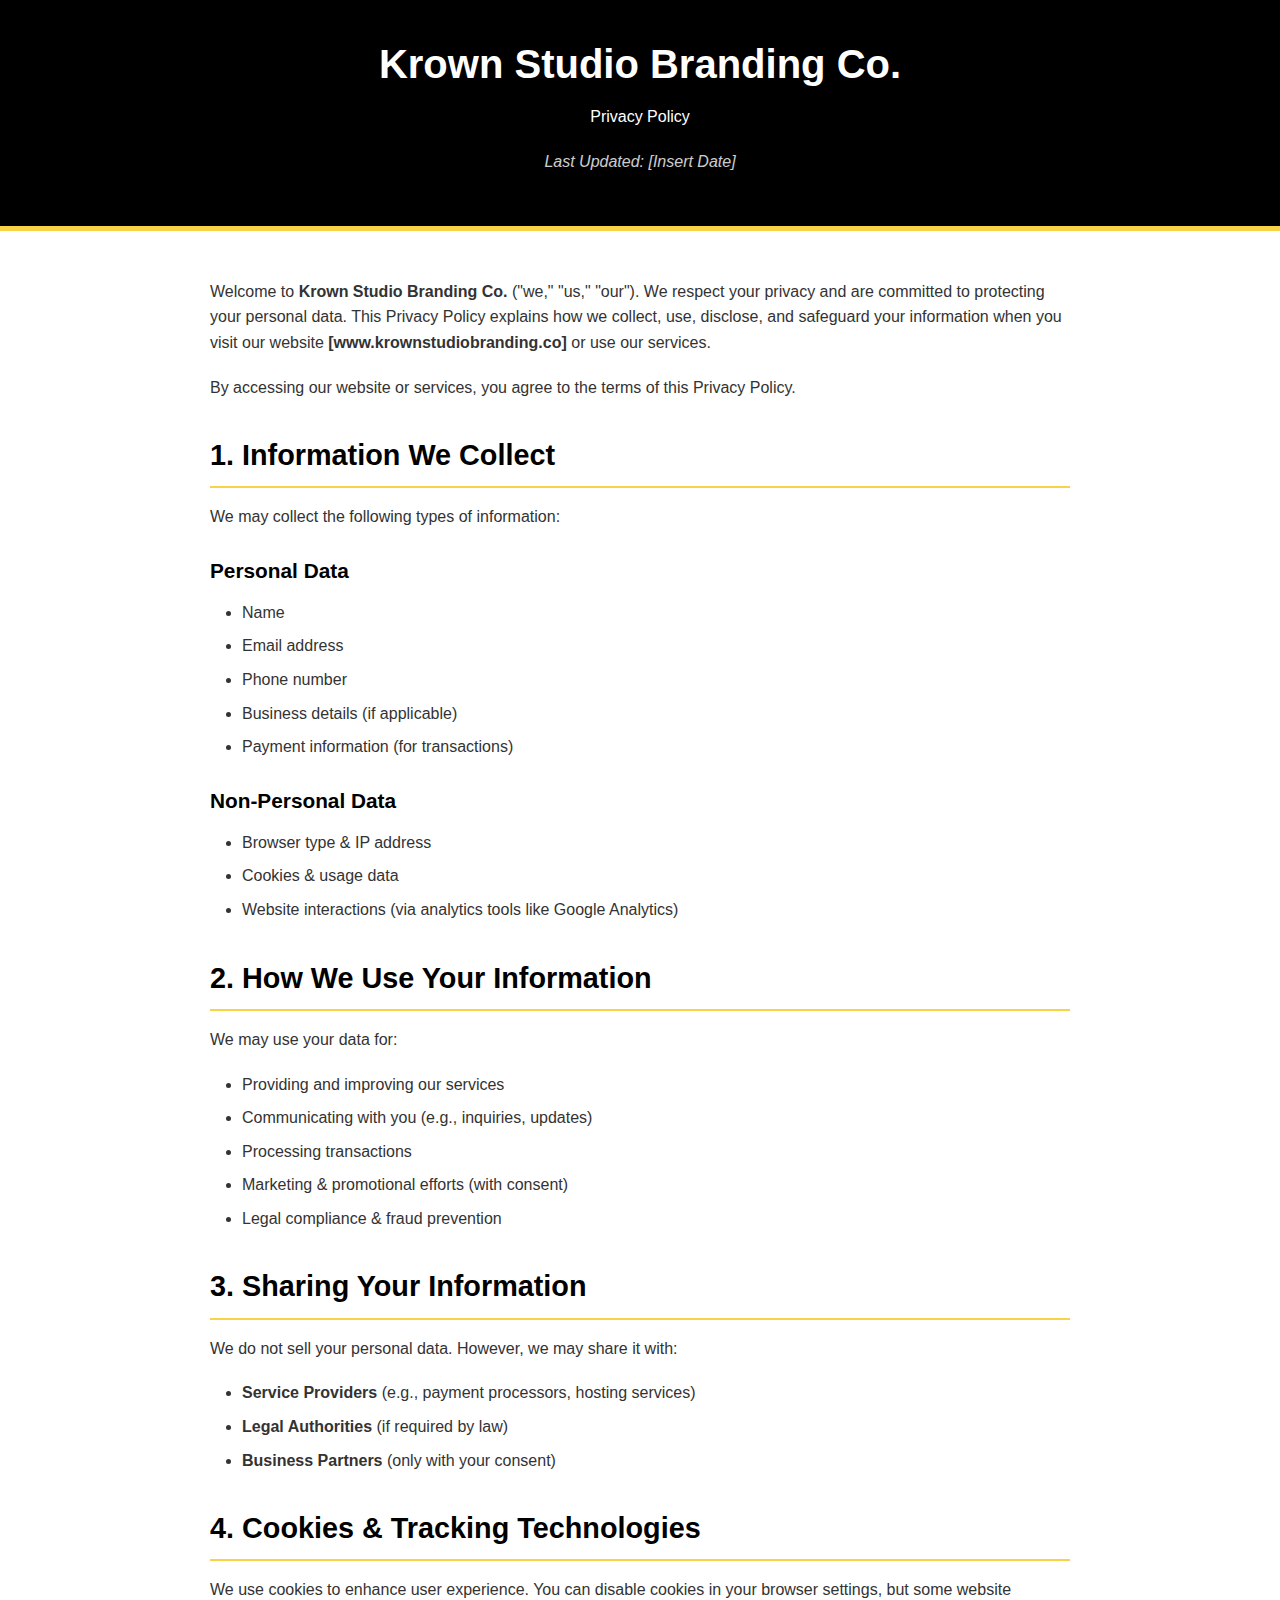
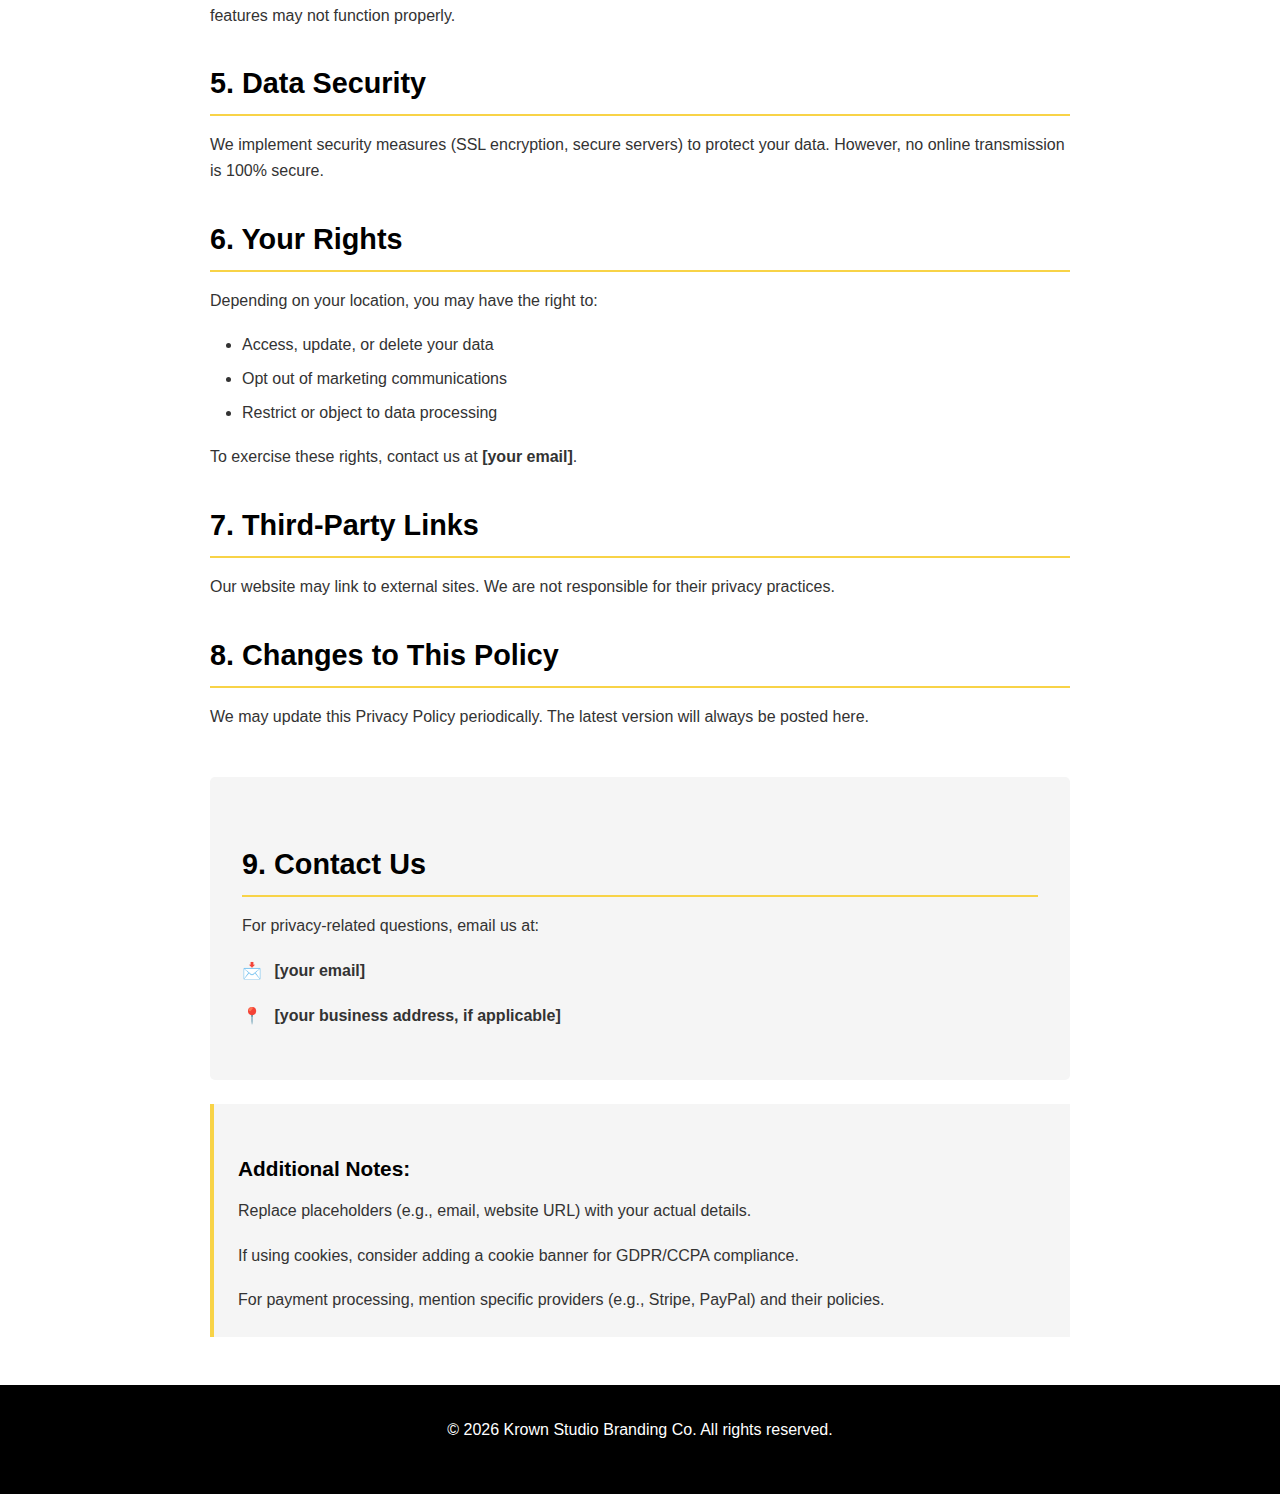
<file: components/src/privacy.html>
<!DOCTYPE html>
<html lang="en">
<head>
    <meta charset="UTF-8">
    <meta name="viewport" content="width=device-width, initial-scale=1.0">
    <title>Privacy Policy | Krown Studio Branding Co.</title>
    <style>
        /* Global Styles */
        :root {
            --primary-color: #000000; /* Brand black */
            --secondary-color: #f8d347; /* Brand gold/yellow */
            --text-color: #333333;
            --light-gray: #f5f5f5;
            --medium-gray: #e0e0e0;
            --font-main: 'Helvetica Neue', Arial, sans-serif;
        }

        * {
            margin: 0;
            padding: 0;
            box-sizing: border-box;
        }

        body {
            font-family: var(--font-main);
            line-height: 1.6;
            color: var(--text-color);
            background-color: white;
        }

        /* Header Styles */
        header {
            background-color: var(--primary-color);
            color: white;
            padding: 2rem 0;
            text-align: center;
            border-bottom: 5px solid var(--secondary-color);
        }

        .header-container {
            max-width: 1200px;
            margin: 0 auto;
            padding: 0 20px;
        }

        h1 {
            font-size: 2.5rem;
            margin-bottom: 0.5rem;
        }

        .last-updated {
            font-style: italic;
            opacity: 0.8;
        }

        /* Main Content */
        .privacy-container {
            max-width: 900px;
            margin: 3rem auto;
            padding: 0 20px;
        }

        h2 {
            color: var(--primary-color);
            margin: 2rem 0 1rem;
            padding-bottom: 0.5rem;
            border-bottom: 2px solid var(--secondary-color);
            font-size: 1.8rem;
        }

        h3 {
            margin: 1.5rem 0 0.8rem;
            font-size: 1.3rem;
            color: var(--primary-color);
        }

        p, ul {
            margin-bottom: 1.2rem;
        }

        ul {
            padding-left: 2rem;
        }

        li {
            margin-bottom: 0.5rem;
        }

        .highlight {
            background-color: var(--light-gray);
            padding: 1.5rem;
            border-left: 4px solid var(--secondary-color);
            margin: 1.5rem 0;
        }

        .highlight p:last-child {
            margin-bottom: 0;
        }

        /* Contact Section */
        .contact-section {
            background-color: var(--light-gray);
            padding: 2rem;
            margin-top: 3rem;
            border-radius: 5px;
        }

        .contact-icon {
            color: var(--secondary-color);
            margin-right: 0.5rem;
        }

        /* Footer */
        footer {
            background-color: var(--primary-color);
            color: white;
            text-align: center;
            padding: 2rem 0;
            margin-top: 3rem;
        }

        .footer-container {
            max-width: 1200px;
            margin: 0 auto;
            padding: 0 20px;
        }

        /* Responsive Design */
        @media (max-width: 768px) {
            h1 {
                font-size: 2rem;
            }
            
            h2 {
                font-size: 1.5rem;
            }
            
            .privacy-container {
                margin: 2rem auto;
            }
            
            .highlight {
                padding: 1rem;
            }
        }

        @media (max-width: 480px) {
            h1 {
                font-size: 1.8rem;
            }
            
            header {
                padding: 1.5rem 0;
            }
            
            .privacy-container {
                padding: 0 15px;
            }
        }
    </style>
</head>
<body>
    <header>
        <div class="header-container">
            <h1>Krown Studio Branding Co.</h1>
            <p>Privacy Policy</p>
            <p class="last-updated">Last Updated: [Insert Date]</p>
        </div>
    </header>

    <main class="privacy-container">
        <section>
            <p>Welcome to <strong>Krown Studio Branding Co.</strong> ("we," "us," "our"). We respect your privacy and are committed to protecting your personal data. This Privacy Policy explains how we collect, use, disclose, and safeguard your information when you visit our website <strong>[www.krownstudiobranding.co]</strong> or use our services.</p>
            
            <p>By accessing our website or services, you agree to the terms of this Privacy Policy.</p>
        </section>

        <section>
            <h2>1. Information We Collect</h2>
            <p>We may collect the following types of information:</p>
            
            <h3>Personal Data</h3>
            <ul>
                <li>Name</li>
                <li>Email address</li>
                <li>Phone number</li>
                <li>Business details (if applicable)</li>
                <li>Payment information (for transactions)</li>
            </ul>
            
            <h3>Non-Personal Data</h3>
            <ul>
                <li>Browser type & IP address</li>
                <li>Cookies & usage data</li>
                <li>Website interactions (via analytics tools like Google Analytics)</li>
            </ul>
        </section>

        <section>
            <h2>2. How We Use Your Information</h2>
            <p>We may use your data for:</p>
            <ul>
                <li>Providing and improving our services</li>
                <li>Communicating with you (e.g., inquiries, updates)</li>
                <li>Processing transactions</li>
                <li>Marketing & promotional efforts (with consent)</li>
                <li>Legal compliance & fraud prevention</li>
            </ul>
        </section>

        <section>
            <h2>3. Sharing Your Information</h2>
            <p>We do not sell your personal data. However, we may share it with:</p>
            <ul>
                <li><strong>Service Providers</strong> (e.g., payment processors, hosting services)</li>
                <li><strong>Legal Authorities</strong> (if required by law)</li>
                <li><strong>Business Partners</strong> (only with your consent)</li>
            </ul>
        </section>

        <section>
            <h2>4. Cookies & Tracking Technologies</h2>
            <p>We use cookies to enhance user experience. You can disable cookies in your browser settings, but some website features may not function properly.</p>
        </section>

        <section>
            <h2>5. Data Security</h2>
            <p>We implement security measures (SSL encryption, secure servers) to protect your data. However, no online transmission is 100% secure.</p>
        </section>

        <section>
            <h2>6. Your Rights</h2>
            <p>Depending on your location, you may have the right to:</p>
            <ul>
                <li>Access, update, or delete your data</li>
                <li>Opt out of marketing communications</li>
                <li>Restrict or object to data processing</li>
            </ul>
            <p>To exercise these rights, contact us at <strong>[your email]</strong>.</p>
        </section>

        <section>
            <h2>7. Third-Party Links</h2>
            <p>Our website may link to external sites. We are not responsible for their privacy practices.</p>
        </section>

        <section>
            <h2>8. Changes to This Policy</h2>
            <p>We may update this Privacy Policy periodically. The latest version will always be posted here.</p>
        </section>

        <section class="contact-section">
            <h2>9. Contact Us</h2>
            <p>For privacy-related questions, email us at:</p>
            <p><span class="contact-icon">📩</span> <strong>[your email]</strong></p>
            <p><span class="contact-icon">📍</span> <strong>[your business address, if applicable]</strong></p>
        </section>

        <div class="highlight">
            <h3>Additional Notes:</h3>
            <p>Replace placeholders (e.g., email, website URL) with your actual details.</p>
            <p>If using cookies, consider adding a cookie banner for GDPR/CCPA compliance.</p>
            <p>For payment processing, mention specific providers (e.g., Stripe, PayPal) and their policies.</p>
        </div>
    </main>

    <footer>
        <div class="footer-container">
            <p>&copy; <script>document.write(new Date().getFullYear())</script> Krown Studio Branding Co. All rights reserved.</p>
        </div>
    </footer>
</body>
</html>
</file>
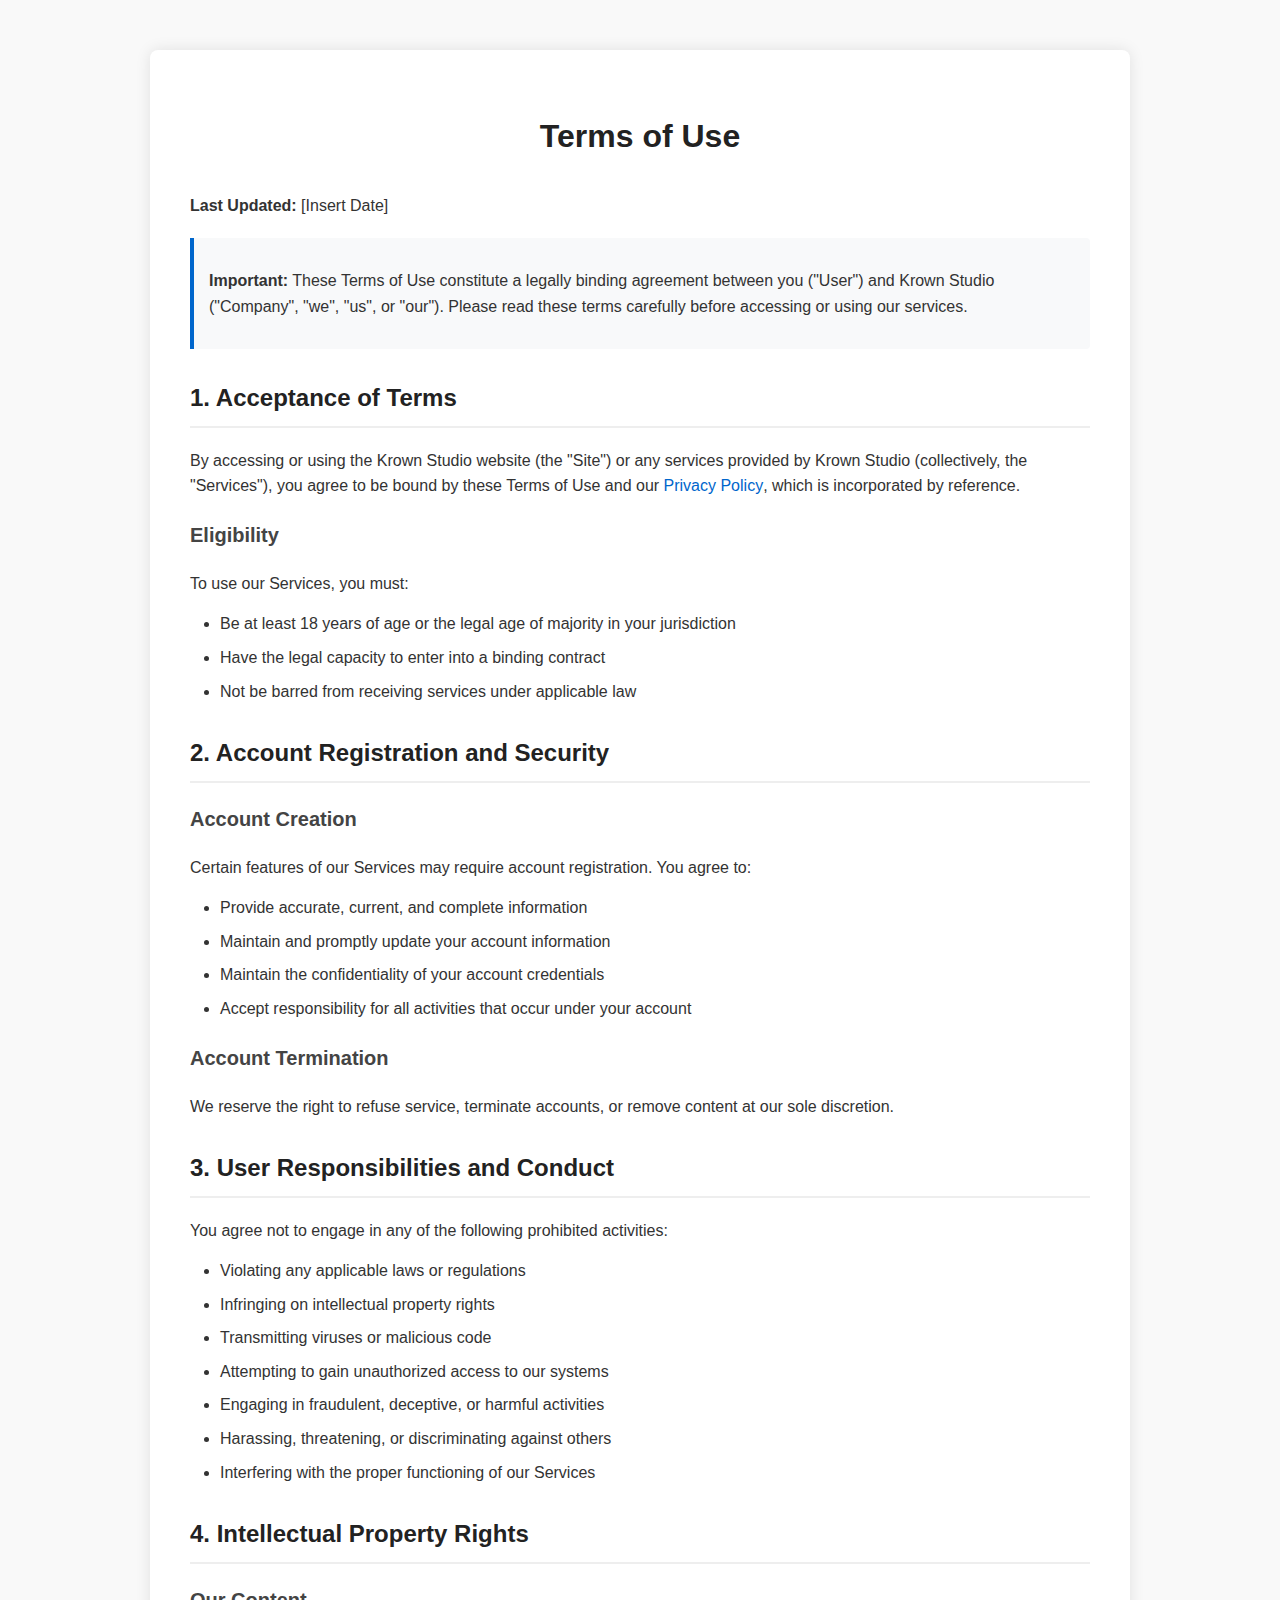
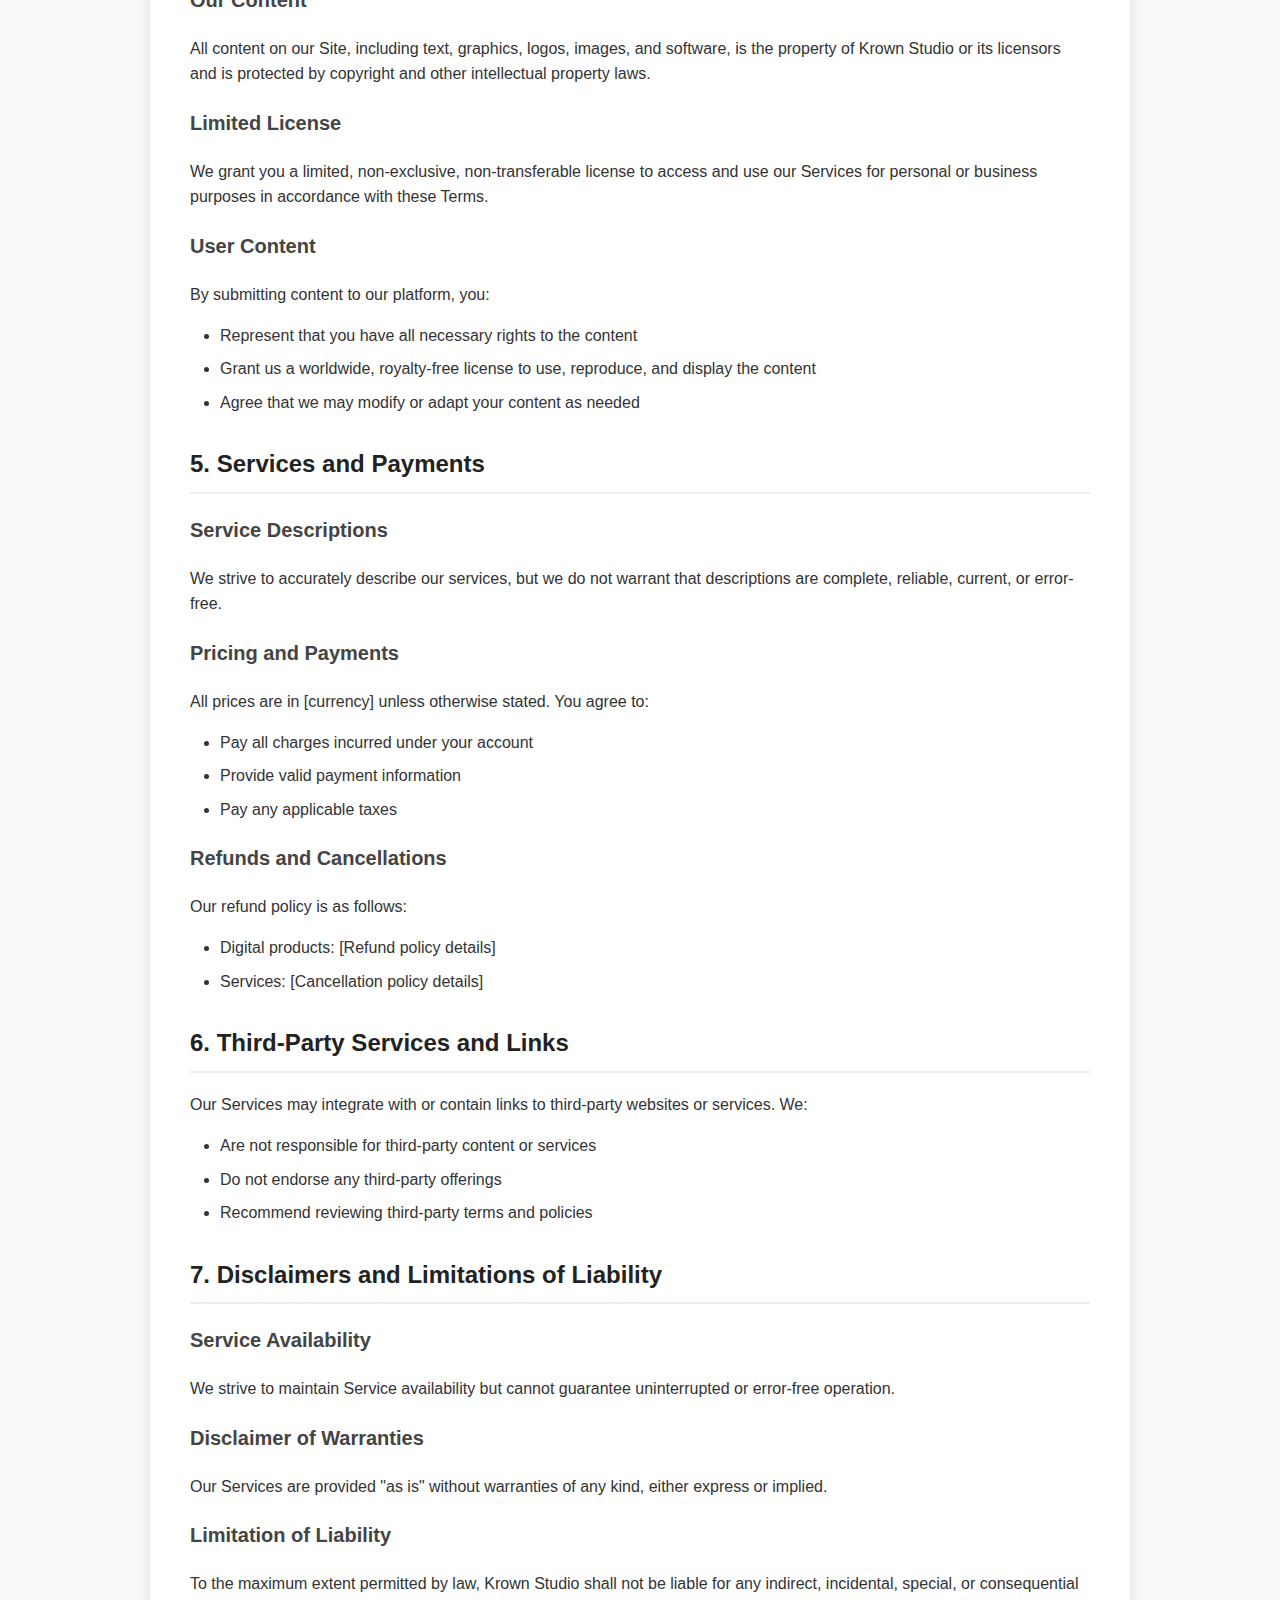
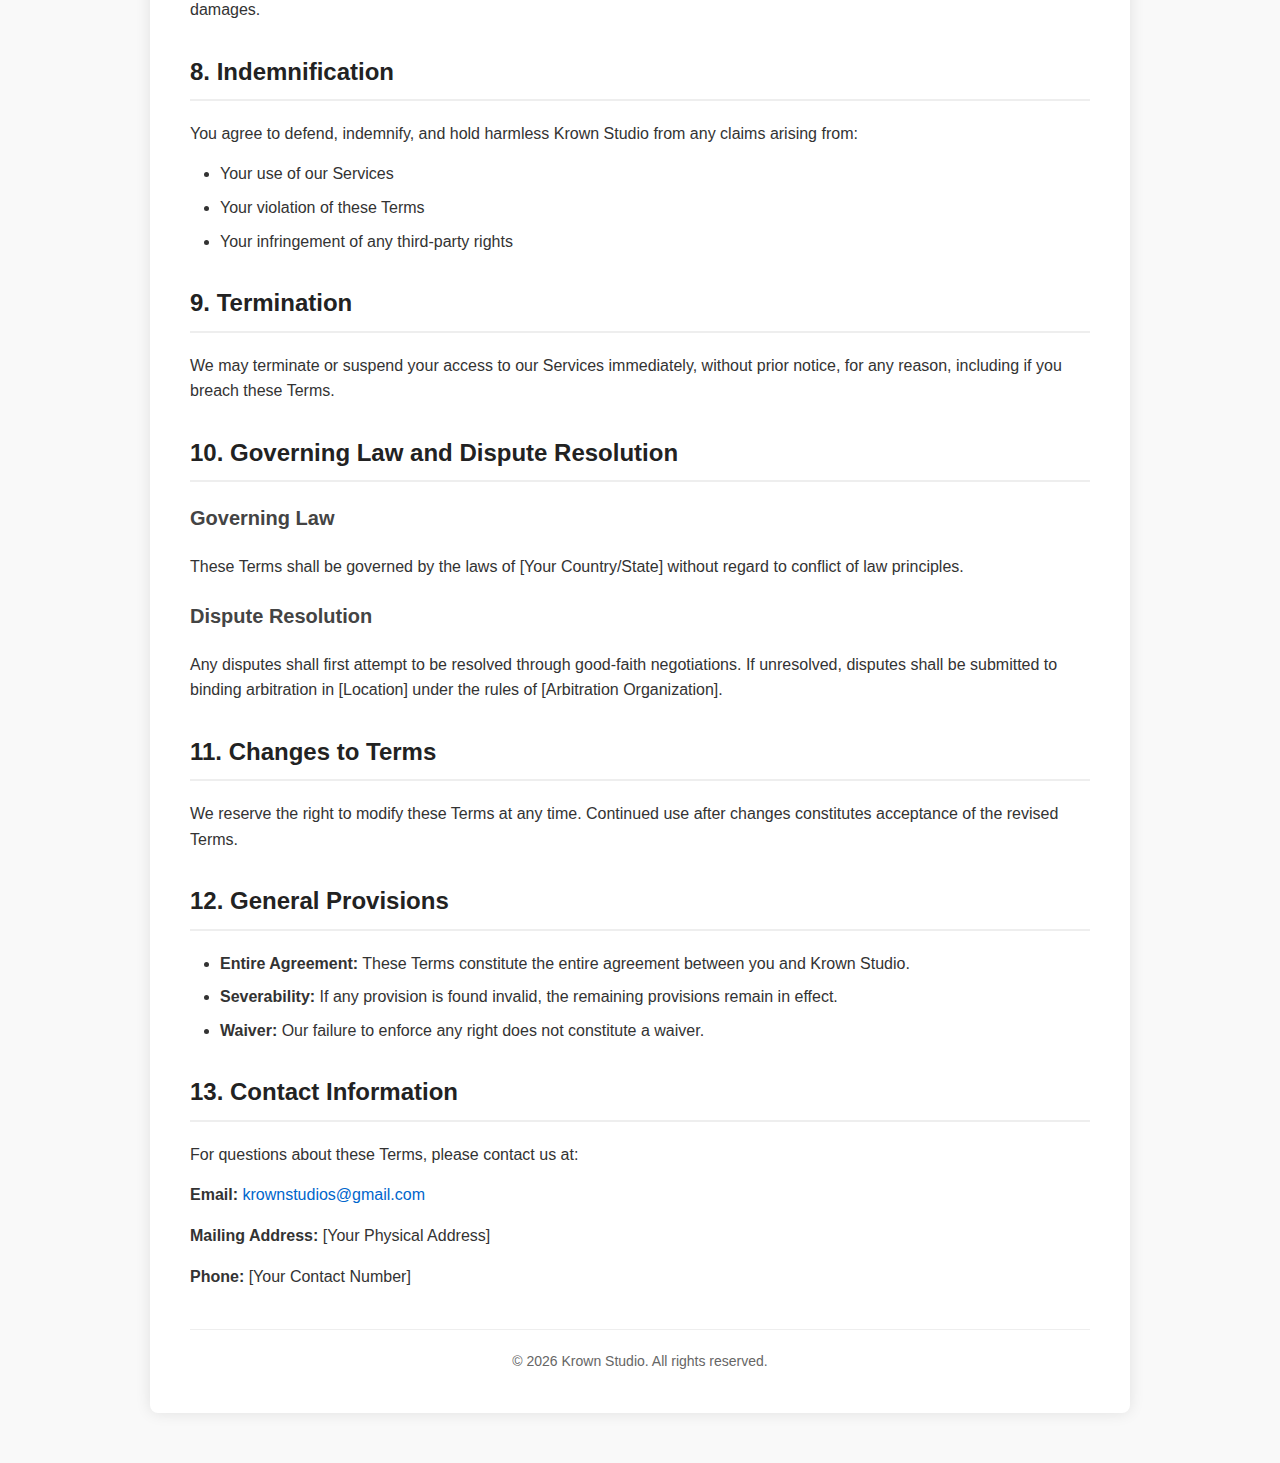
<file: components/src/tou.html>
<!DOCTYPE html>
<html lang="en">
<head>
    <meta charset="UTF-8">
    <meta name="viewport" content="width=device-width, initial-scale=1.0">
    <title>Terms of Use - Krown Studio</title>
    <style>
        body {
            font-family: 'Segoe UI', Arial, sans-serif;
            background-color: #f9f9f9;
            margin: 0;
            padding: 0;
            color: #333;
            line-height: 1.6;
        }
        .terms-container {
            max-width: 900px;
            margin: 50px auto;
            background: white;
            padding: 40px;
            border-radius: 8px;
            box-shadow: 0 0 15px rgba(0, 0, 0, 0.1);
        }
        h1 {
            text-align: center;
            color: #222;
            font-size: 32px;
            margin-bottom: 30px;
            font-weight: 700;
        }
        h2 {
            color: #222;
            border-bottom: 2px solid #eee;
            padding-bottom: 8px;
            margin-top: 30px;
            font-size: 24px;
        }
        h3 {
            color: #444;
            margin-top: 20px;
            font-size: 20px;
        }
        p {
            margin: 15px 0;
            font-size: 16px;
        }
        ul, ol {
            margin: 15px 0;
            padding-left: 30px;
        }
        li {
            margin-bottom: 8px;
        }
        .footer {
            text-align: center;
            margin-top: 40px;
            font-size: 14px;
            color: #666;
            padding-top: 20px;
            border-top: 1px solid #eee;
        }
        a {
            color: #0066cc;
            text-decoration: none;
            font-weight: 500;
        }
        a:hover {
            text-decoration: underline;
        }
        .highlight-box {
            background-color: #f8f9fa;
            border-left: 4px solid #0066cc;
            padding: 15px;
            margin: 20px 0;
            border-radius: 0 4px 4px 0;
        }
        @media (max-width: 768px) {
            .terms-container {
                margin: 20px;
                padding: 20px;
            }
            h1 {
                font-size: 28px;
            }
            h2 {
                font-size: 22px;
            }
        }
    </style>
</head>
<body>

<div class="terms-container">
    <h1>Terms of Use</h1>
    <p><strong>Last Updated:</strong> [Insert Date]</p>
    
    <div class="highlight-box">
        <p><strong>Important:</strong> These Terms of Use constitute a legally binding agreement between you ("User") and Krown Studio ("Company", "we", "us", or "our"). Please read these terms carefully before accessing or using our services.</p>
    </div>

    <h2>1. Acceptance of Terms</h2>
    <p>By accessing or using the Krown Studio website (the "Site") or any services provided by Krown Studio (collectively, the "Services"), you agree to be bound by these Terms of Use and our <a href="/privacy-policy">Privacy Policy</a>, which is incorporated by reference.</p>
    
    <h3>Eligibility</h3>
    <p>To use our Services, you must:</p>
    <ul>
        <li>Be at least 18 years of age or the legal age of majority in your jurisdiction</li>
        <li>Have the legal capacity to enter into a binding contract</li>
        <li>Not be barred from receiving services under applicable law</li>
    </ul>

    <h2>2. Account Registration and Security</h2>
    <h3>Account Creation</h3>
    <p>Certain features of our Services may require account registration. You agree to:</p>
    <ul>
        <li>Provide accurate, current, and complete information</li>
        <li>Maintain and promptly update your account information</li>
        <li>Maintain the confidentiality of your account credentials</li>
        <li>Accept responsibility for all activities that occur under your account</li>
    </ul>
    
    <h3>Account Termination</h3>
    <p>We reserve the right to refuse service, terminate accounts, or remove content at our sole discretion.</p>

    <h2>3. User Responsibilities and Conduct</h2>
    <p>You agree not to engage in any of the following prohibited activities:</p>
    <ul>
        <li>Violating any applicable laws or regulations</li>
        <li>Infringing on intellectual property rights</li>
        <li>Transmitting viruses or malicious code</li>
        <li>Attempting to gain unauthorized access to our systems</li>
        <li>Engaging in fraudulent, deceptive, or harmful activities</li>
        <li>Harassing, threatening, or discriminating against others</li>
        <li>Interfering with the proper functioning of our Services</li>
    </ul>

    <h2>4. Intellectual Property Rights</h2>
    <h3>Our Content</h3>
    <p>All content on our Site, including text, graphics, logos, images, and software, is the property of Krown Studio or its licensors and is protected by copyright and other intellectual property laws.</p>
    
    <h3>Limited License</h3>
    <p>We grant you a limited, non-exclusive, non-transferable license to access and use our Services for personal or business purposes in accordance with these Terms.</p>
    
    <h3>User Content</h3>
    <p>By submitting content to our platform, you:</p>
    <ul>
        <li>Represent that you have all necessary rights to the content</li>
        <li>Grant us a worldwide, royalty-free license to use, reproduce, and display the content</li>
        <li>Agree that we may modify or adapt your content as needed</li>
    </ul>

    <h2>5. Services and Payments</h2>
    <h3>Service Descriptions</h3>
    <p>We strive to accurately describe our services, but we do not warrant that descriptions are complete, reliable, current, or error-free.</p>
    
    <h3>Pricing and Payments</h3>
    <p>All prices are in [currency] unless otherwise stated. You agree to:</p>
    <ul>
        <li>Pay all charges incurred under your account</li>
        <li>Provide valid payment information</li>
        <li>Pay any applicable taxes</li>
    </ul>
    
    <h3>Refunds and Cancellations</h3>
    <p>Our refund policy is as follows:</p>
    <ul>
        <li>Digital products: [Refund policy details]</li>
        <li>Services: [Cancellation policy details]</li>
    </ul>

    <h2>6. Third-Party Services and Links</h2>
    <p>Our Services may integrate with or contain links to third-party websites or services. We:</p>
    <ul>
        <li>Are not responsible for third-party content or services</li>
        <li>Do not endorse any third-party offerings</li>
        <li>Recommend reviewing third-party terms and policies</li>
    </ul>

    <h2>7. Disclaimers and Limitations of Liability</h2>
    <h3>Service Availability</h3>
    <p>We strive to maintain Service availability but cannot guarantee uninterrupted or error-free operation.</p>
    
    <h3>Disclaimer of Warranties</h3>
    <p>Our Services are provided "as is" without warranties of any kind, either express or implied.</p>
    
    <h3>Limitation of Liability</h3>
    <p>To the maximum extent permitted by law, Krown Studio shall not be liable for any indirect, incidental, special, or consequential damages.</p>

    <h2>8. Indemnification</h2>
    <p>You agree to defend, indemnify, and hold harmless Krown Studio from any claims arising from:</p>
    <ul>
        <li>Your use of our Services</li>
        <li>Your violation of these Terms</li>
        <li>Your infringement of any third-party rights</li>
    </ul>

    <h2>9. Termination</h2>
    <p>We may terminate or suspend your access to our Services immediately, without prior notice, for any reason, including if you breach these Terms.</p>

    <h2>10. Governing Law and Dispute Resolution</h2>
    <h3>Governing Law</h3>
    <p>These Terms shall be governed by the laws of [Your Country/State] without regard to conflict of law principles.</p>
    
    <h3>Dispute Resolution</h3>
    <p>Any disputes shall first attempt to be resolved through good-faith negotiations. If unresolved, disputes shall be submitted to binding arbitration in [Location] under the rules of [Arbitration Organization].</p>

    <h2>11. Changes to Terms</h2>
    <p>We reserve the right to modify these Terms at any time. Continued use after changes constitutes acceptance of the revised Terms.</p>

    <h2>12. General Provisions</h2>
    <ul>
        <li><strong>Entire Agreement:</strong> These Terms constitute the entire agreement between you and Krown Studio.</li>
        <li><strong>Severability:</strong> If any provision is found invalid, the remaining provisions remain in effect.</li>
        <li><strong>Waiver:</strong> Our failure to enforce any right does not constitute a waiver.</li>
    </ul>

    <h2>13. Contact Information</h2>
    <p>For questions about these Terms, please contact us at:</p>
    <p><strong>Email:</strong> <a href="mailto:krownstudios@gmail.com">krownstudios@gmail.com</a></p>
    <p><strong>Mailing Address:</strong> [Your Physical Address]</p>
    <p><strong>Phone:</strong> [Your Contact Number]</p>

    <div class="footer">
        &copy; <script>document.write(new Date().getFullYear())</script> Krown Studio. All rights reserved.
    </div>
</div>

</body>
</html>
</file>
